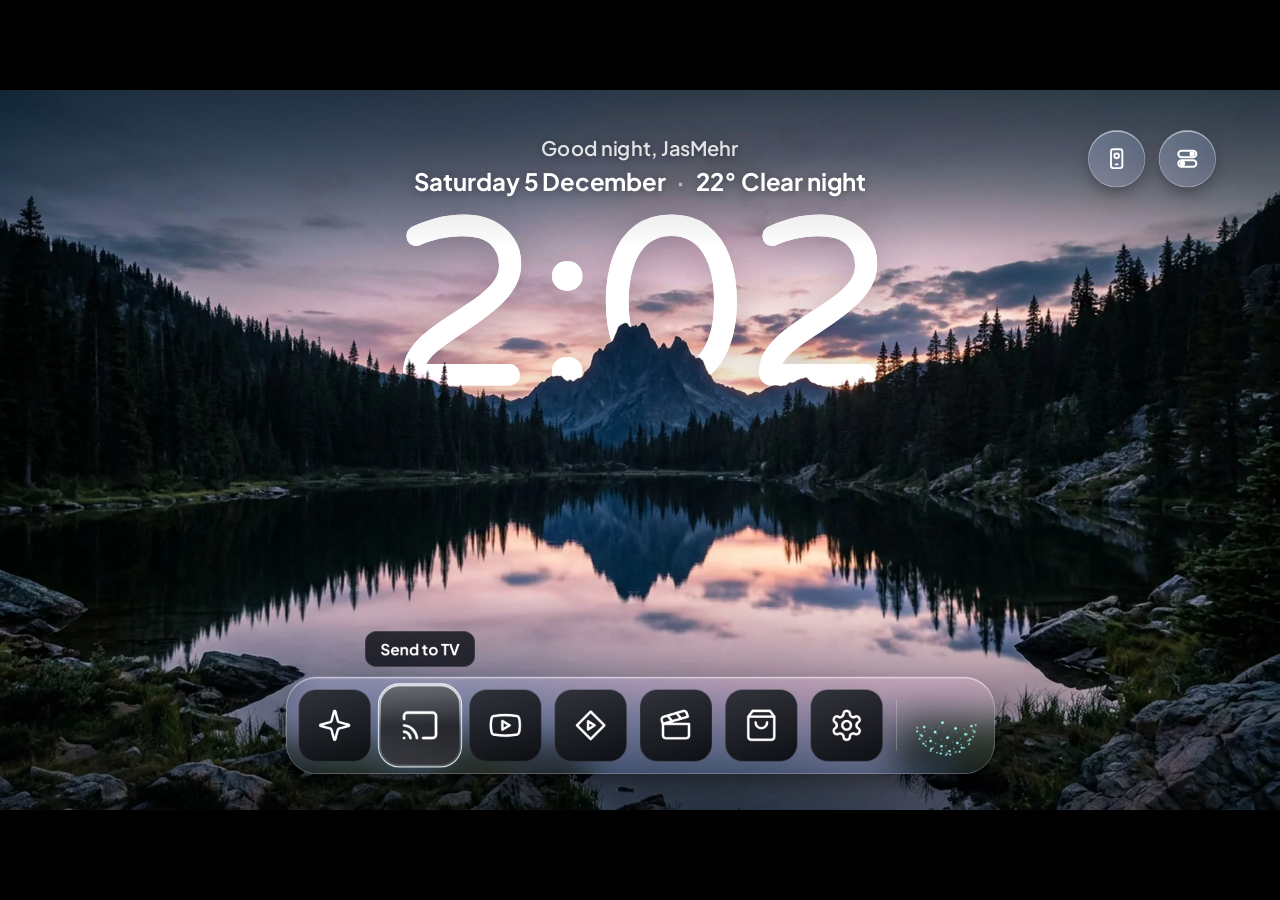
<file: assets/ui/index.html>
<!doctype html>
<html lang="en">
<head>
<meta charset="utf-8">
<meta name="viewport" content="width=device-width, initial-scale=1">
<title>Glass Home</title>
<link rel="preconnect" href="https://fonts.googleapis.com">
<link rel="stylesheet" href="https://fonts.googleapis.com/css2?family=Big+Shoulders+Display:wght@700;800;900&family=Inter:wght@400;500;600;700&family=JetBrains+Mono:wght@400;700&family=Outfit:wght@300;400;500;600;700&family=Plus+Jakarta+Sans:wght@400;500;600;700;800&family=Varela+Round&display=swap">
<link rel="stylesheet" href="style.css">
</head>
<body>
<div id="stage">

<!-- Home -->
<section id="home" class="screen">
  <img class="bg bgimg" id="homeBg" src="img/scene-night.jpg" alt="">
  <div class="gclock rise" id="homeClock">12:00</div>
  <img class="bg fgimg" id="homeFg" src="img/scene-night-fg.webp" alt="">
  <div class="shade"></div>
  <div class="hello rise">
    <div class="g" id="homeGreet">Good evening, JasMehr</div>
    <div class="d"><span id="homeDate"></span><span class="dot-sep" id="homeWxSep">·</span><span id="homeWx"></span></div>
  </div>
  <button class="cc-btn frost rise phone" id="phoneBtn" aria-label="Phone remote"><svg aria-hidden="true" width="34" height="34" viewBox="0 0 24 24" fill="none" stroke="#fff" stroke-width="2" stroke-linecap="round" stroke-linejoin="round"><rect x="6" y="2" width="12" height="20" rx="2.5"/><path d="M11 18h2"/><circle cx="12" cy="9" r="2.5"/></svg></button>
  <button class="cc-btn frost rise" id="ccBtn" aria-label="Command Center"><svg aria-hidden="true" width="36" height="36" viewBox="0 0 24 24" fill="none" stroke="#fff" stroke-width="2"><rect x="3" y="4" width="18" height="6.5" rx="3.25"/><rect x="3" y="13.5" width="18" height="6.5" rx="3.25"/><circle cx="16.8" cy="7.25" r="1.6" fill="#fff"/><circle cx="7.2" cy="16.75" r="1.6" fill="#fff"/></svg></button>
  <div class="dockwrap rise">
    <div class="dock frost" id="dock">
      <div class="tip" id="dockTip"><span></span></div>
      <div class="clip"><div class="track" id="dockTrack"></div></div>
      <canvas class="lens" id="lens"></canvas>
    </div>
  </div>
</section>

<!-- Screensaver -->
<section id="ambient" class="screen">
  <img class="bg" id="ambBg" src="img/f1-suzuka.jpg" alt="" style="object-position:50% 40%">
  <div class="shade"></div>
  <div class="gclock rise" id="ambClock">12<span class="c">:</span>00</div>
  <div class="date rise" id="ambDate"></div>
  <div class="race rise" id="ambRace"><div class="n" id="raceName">FORMULA 1</div><div class="t" id="raceCount">--</div><div class="s" id="raceSessions"></div></div>
  <div class="chips rise" id="chips"></div>
  <div class="jarvis-spot rise" id="ambJarvis"><div class="orbbox"><canvas id="ambOrb"></canvas></div><div class="lbl">JARVIS</div></div>
  <div class="hint" id="ambHint">LEFT AND RIGHT TO MOVE · OK TO OPEN</div>
  <div class="credit" id="ambCredit" style="right:22px;top:14px">PHOTO: TAKAYUKI SUZUKI, CC BY-SA 2.0</div>
</section>

<!-- Expanded view of one screensaver button -->
<section id="expanded" class="screen">
  <div class="veil"></div>
  <div class="panel glass" id="expPanel"></div>
</section>

<!-- Jarvis -->
<section id="jarvis" class="screen">
  <img class="bg f1glass" src="img/f1-suzuka-glass.jpg" alt="">
  <div class="dim"></div>
  <div class="orbbig"><canvas id="bigOrb"></canvas></div>
  <div class="state" id="jState">LISTENING</div>
  <div class="words" id="jWords"></div>
  <div class="link" id="jLink"><img class="qr" id="jQr" alt=""><div id="jLinkText">Remote and Jarvis on your phone: scan, or open<br><b id="jUrl"></b> · PIN <b id="jPin"></b></div></div>
</section>

<!-- Command Center -->
<section id="command" class="screen">
  <img class="bg homeglass" src="img/scene-night-glass.jpg" alt="">
  <div class="dim"></div>
  <div class="grid" id="ccGrid"></div>
  <div class="sq" id="ccSq"></div>
  <div class="toast" id="ccToast"></div>
</section>

<!-- For You -->
<section id="foryou" class="screen">
  <img class="bg homeglass" src="img/scene-night-glass.jpg" alt="">
  <canvas class="art" id="fyArt" width="480" height="270"></canvas>
  <div class="glow"></div>
  <div class="tint"></div>
  <div class="word rise">FOR YOU<i>.</i></div>
  <div class="cats rise" id="fyCats"><i class="blob" id="fyBlob"></i><b data-c="continue">CONTINUE</b><b data-c="anilist">ANILIST</b><b data-c="anime">ANIME</b><b data-c="shows">SHOWS</b><b data-c="movies">MOVIES</b></div>
  <div class="tools rise"><button class="want" id="fyWant"><i></i>TONIGHT I WANT…</button></div>
  <div class="wheel" id="fyWheel"><svg aria-hidden="true" width="140" height="560" viewBox="0 0 140 560"><path d="M10 0 A 470 470 0 0 1 10 560" fill="none" stroke="rgba(255,90,54,.7)" stroke-width="2.5"/></svg></div>
  <div class="hero rise" id="fyHero">
    <div class="k" id="fyKind">SERIES <span>· STREMIO</span></div>
    <h1 id="fyTitle"></h1>
    <div class="m" id="fyMeta"></div>
    <button class="play" id="fyPlay"><svg aria-hidden="true" width="17" height="17" viewBox="0 0 24 24" fill="#fff"><polygon points="5 3 20 12 5 21 5 3"/></svg>Open in Stremio</button>
  </div>
  <img class="poster" id="fyPoster" alt="">
  <div class="msg" id="fyMsg"></div>
  <div class="rowclip"><div class="row" id="fyRow"></div></div>
</section>

<!-- Home settings -->
<section id="settings" class="screen">
  <img class="bg homeglass" src="img/scene-night-glass.jpg" alt="">
  <div class="dim"></div>
  <div class="nav"><h2>Home settings</h2><div class="items" id="setNav"></div></div>
  <div class="pane" id="setPane"></div>
  <div class="foot">Up and down to browse, OK to change, Back to close</div>
</section>

</div>
<div class="gtoast" id="gToast"></div>
<script src="mock.js"></script>
<script src="orb.js"></script>
<script src="data.js"></script>
<script src="brain.js"></script>
<script src="vendor/firebase-app-compat.js"></script>
<script src="vendor/firebase-auth-compat.js"></script>
<script src="vendor/firebase-firestore-compat.js"></script>
<script src="relay.js"></script>
<script src="app.js"></script>
</body>
</html>
</file>
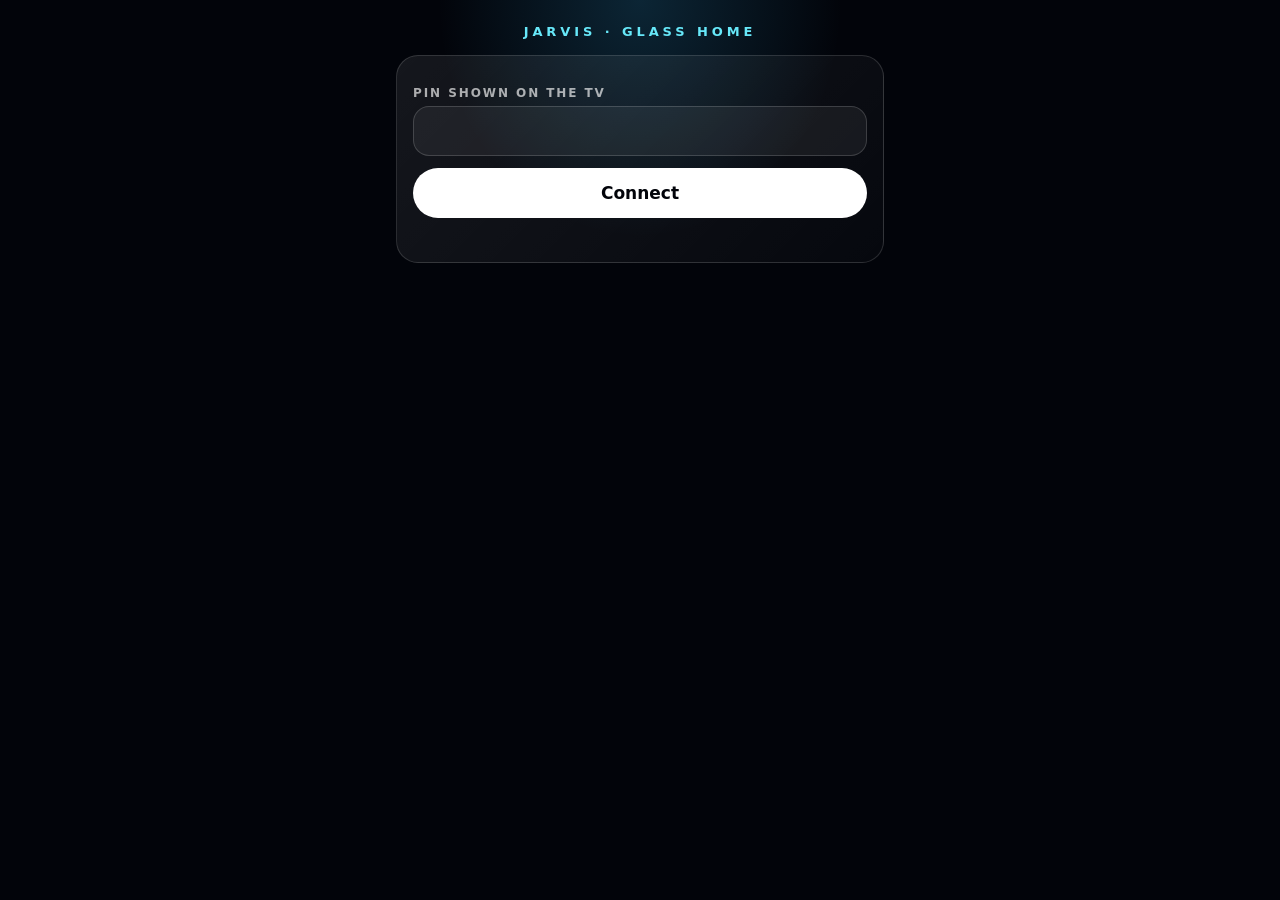
<file: assets/ui/phone.html>
<!doctype html>
<html lang="en">
<head>
<meta charset="utf-8">
<meta name="viewport" content="width=device-width, initial-scale=1, viewport-fit=cover">
<meta name="theme-color" content="#02040a">
<title>Jarvis</title>
<style>
:root { --cyan: #67e8f9; --muted: rgba(255,255,255,.65); }
* { box-sizing: border-box; }
html, body { margin: 0; min-height: 100%; background: #02040a; color: #fff; font-family: system-ui, -apple-system, 'Segoe UI', Roboto, sans-serif; }
body { background: radial-gradient(ellipse at 50% 0%, rgba(56,189,248,.18), transparent 55%), #02040a; padding: 18px 16px 28px; max-width: 520px; margin: 0 auto; }
h1 { font-size: 13px; letter-spacing: .3em; font-weight: 700; color: var(--cyan); margin: 6px 0 16px; text-align: center; }
.tabs { display: flex; gap: 6px; padding: 5px; border-radius: 999px; background: rgba(255,255,255,.05); border: 1px solid rgba(255,255,255,.12); margin-bottom: 18px; }
.tabs button { flex: 1; padding: 10px 0; border-radius: 999px; border: 0; background: none; color: var(--muted); font: 700 13px system-ui, sans-serif; letter-spacing: .08em; }
.tabs button.on { background: rgba(255,255,255,.15); color: #fff; }
.card { background: linear-gradient(135deg, rgba(255,255,255,.08), rgba(255,255,255,.02)); border: 1px solid rgba(255,255,255,.14); border-radius: 22px; padding: 16px; margin-bottom: 14px; }
textarea, input { width: 100%; font: 17px system-ui, sans-serif; color: #fff; background: rgba(255,255,255,.06); border: 1px solid rgba(255,255,255,.16); border-radius: 16px; padding: 14px; outline: none; }
textarea { min-height: 92px; resize: none; }
textarea:focus, input:focus { border-color: rgba(103,232,249,.6); }
.send { margin-top: 12px; width: 100%; padding: 15px; border: 0; border-radius: 999px; background: #fff; color: #02040a; font: 700 17px system-ui, sans-serif; }
.hint { font-size: 13px; color: var(--muted); margin-top: 10px; line-height: 1.5; }
.chips { display: flex; flex-wrap: wrap; gap: 8px; }
.chips button { padding: 9px 14px; border-radius: 999px; border: 1px solid rgba(255,255,255,.16); background: rgba(255,255,255,.05); color: #fff; font: 14px system-ui, sans-serif; }
.log { display: flex; flex-direction: column; gap: 8px; }
.msg { max-width: 88%; padding: 10px 13px; border-radius: 16px; font-size: 15px; line-height: 1.45; }
.you { align-self: flex-end; background: rgba(6,182,212,.18); border: 1px solid rgba(34,211,238,.35); }
.jarvis { align-self: flex-start; background: rgba(255,255,255,.06); border: 1px solid rgba(255,255,255,.12); }
label { display: block; font-size: 12px; letter-spacing: .16em; font-weight: 700; color: var(--muted); margin: 14px 0 6px; }
.ok { color: var(--cyan); font-size: 14px; margin-top: 10px; min-height: 18px; }
.hide { display: none; }
/* remote */
.pad { position: relative; width: 260px; height: 260px; margin: 6px auto 4px; border-radius: 50%; background: radial-gradient(circle, rgba(255,255,255,.1), rgba(255,255,255,.03)); border: 1px solid rgba(255,255,255,.16); touch-action: manipulation; }
.pad button, .row button { border: 0; color: #fff; background: none; font: 700 15px system-ui, sans-serif; -webkit-tap-highlight-color: transparent; }
.pad button { position: absolute; width: 86px; height: 86px; border-radius: 50%; font-size: 26px; }
.pad button:active, .row button:active { background: rgba(103,232,249,.25); }
.pad .u { left: 87px; top: 0; } .pad .d { left: 87px; bottom: 0; } .pad .l { left: 0; top: 87px; } .pad .r { right: 0; top: 87px; }
.pad .ok { left: 80px; top: 80px; width: 100px; height: 100px; background: rgba(255,255,255,.14); border: 1px solid rgba(255,255,255,.25); font-size: 17px; }
.row { display: flex; gap: 8px; margin-top: 12px; }
.row button { flex: 1; padding: 14px 0; border-radius: 16px; background: rgba(255,255,255,.07); border: 1px solid rgba(255,255,255,.14); }
.mic { display: block; margin: 0 auto 14px; width: 92px; height: 92px; border-radius: 50%; border: 1px solid rgba(103,232,249,.5); background: radial-gradient(circle, rgba(103,232,249,.25), rgba(103,232,249,.05)); color: #fff; font: 700 13px system-ui, sans-serif; letter-spacing: .1em; }
.mic.on { background: radial-gradient(circle, rgba(103,232,249,.85), rgba(56,189,248,.35)); color: #02040a; box-shadow: 0 0 0 10px rgba(103,232,249,.15); }
.apps { display: grid; grid-template-columns: repeat(3, 1fr); gap: 8px; }
.apps button { padding: 14px 6px; border-radius: 16px; border: 1px solid rgba(255,255,255,.14); background: rgba(255,255,255,.07); color: #fff; font: 600 14px system-ui, sans-serif; overflow: hidden; text-overflow: ellipsis; white-space: nowrap; }
.apps button:active { background: rgba(103,232,249,.25); }
.state { text-align: center; font-size: 13px; color: var(--muted); margin-top: 8px; min-height: 18px; }
/* remote: power alone at the top (red, like a TV remote), volume as its own bar at the bottom */
.rtop { display: flex; align-items: center; gap: 10px; margin: -2px 0 12px; }
.pwr { flex: none; width: 54px; height: 54px; border-radius: 50%; border: 0; display: grid; place-items: center; color: #fff;
  background: radial-gradient(circle at 35% 28%, #ff7a7a, #dc2626 68%); box-shadow: 0 6px 18px rgba(220,38,38,.45), inset 0 1px 0 rgba(255,255,255,.35); }
.pwr:active { transform: scale(.92); }
.rstat { flex: 1; text-align: center; font-size: 12.5px; color: var(--muted); line-height: 1.35; }
.ico { flex: none; width: 54px; height: 54px; border-radius: 50%; border: 1px solid rgba(255,255,255,.16); background: rgba(255,255,255,.07); color: #fff; display: grid; place-items: center; }
svg.i { width: 22px; height: 22px; fill: none; stroke: currentColor; stroke-width: 2; stroke-linecap: round; stroke-linejoin: round; }
svg.f { width: 20px; height: 20px; fill: currentColor; }
.pwr svg.i { width: 24px; height: 24px; stroke-width: 2.4; }
.pad button { display: grid; place-items: center; }
.pad button svg.i { width: 28px; height: 28px; }
.nav3, .media { display: grid; grid-template-columns: repeat(3, 1fr); gap: 10px; margin-top: 16px; }
.nav3 button, .media button { height: 60px; border-radius: 18px; border: 1px solid rgba(255,255,255,.13); background: rgba(255,255,255,.07); color: #fff;
  display: flex; flex-direction: column; align-items: center; justify-content: center; gap: 4px; font: 700 10.5px system-ui, sans-serif; letter-spacing: .12em; }
.nav3 button span { color: var(--muted); }
.media { margin-top: 10px; }
.media button { height: 50px; border-radius: 999px; }
.media .pp { background: rgba(255,255,255,.16); }
.vol { display: flex; align-items: center; margin-top: 18px; height: 60px; border-radius: 999px; border: 1px solid rgba(255,255,255,.16); background: rgba(255,255,255,.06); overflow: hidden; }
.vol button { flex: 1; height: 100%; border: 0; background: none; color: #fff; font: 300 32px system-ui, sans-serif; }
.vol span { font: 700 11px system-ui, sans-serif; letter-spacing: .22em; color: var(--muted); padding: 0 10px; }
.vol b { width: 1px; height: 28px; background: rgba(255,255,255,.14); }
.nav3 button:active, .media button:active, .vol button:active, .ico:active { background: rgba(103,232,249,.28); }
</style>
</head>
<body>
<h1>JARVIS · GLASS HOME</h1>

<div id="gate" class="card hide">
  <label for="pin">PIN SHOWN ON THE TV</label>
  <input id="pin" inputmode="numeric" maxlength="4" autocomplete="off">
  <button class="send" id="pinGo">Connect</button>
  <div class="ok" id="pinMsg"></div>
</div>

<div id="app" class="hide">
  <div class="tabs"><button class="on" data-t="remote">REMOTE</button><button data-t="talk">JARVIS</button><button data-t="set">ACCOUNTS</button></div>

  <div id="remote">
    <div class="card">
      <div class="rtop">
        <button class="pwr" data-k="power" aria-label="TV on or off"><svg class="i" viewBox="0 0 24 24" aria-hidden="true"><path d="M12 3v8"/><path d="M6.3 6.6a8 8 0 1 0 11.4 0"/></svg></button>
        <span class="rstat" id="tvstate"></span>
        <button class="ico" data-k="mute" aria-label="Mute"><svg class="i" viewBox="0 0 24 24" aria-hidden="true"><path d="M4 9h4l5-4v14l-5-4H4z"/><path d="M17 9.5l4 5M21 9.5l-4 5"/></svg></button>
      </div>
      <button class="mic" id="mic2">TALK</button>
      <div class="pad">
        <button class="u" data-k="up" aria-label="Up"><svg class="i" viewBox="0 0 24 24" aria-hidden="true"><path d="M6 15l6-6 6 6"/></svg></button>
        <button class="l" data-k="left" aria-label="Left"><svg class="i" viewBox="0 0 24 24" aria-hidden="true"><path d="M15 6l-6 6 6 6"/></svg></button>
        <button class="ok" data-k="ok">OK</button>
        <button class="r" data-k="right" aria-label="Right"><svg class="i" viewBox="0 0 24 24" aria-hidden="true"><path d="M9 6l6 6-6 6"/></svg></button>
        <button class="d" data-k="down" aria-label="Down"><svg class="i" viewBox="0 0 24 24" aria-hidden="true"><path d="M6 9l6 6 6-6"/></svg></button>
      </div>
      <div class="nav3"><button data-k="back"><svg class="i" viewBox="0 0 24 24" aria-hidden="true"><path d="M9 14L4 9l5-5"/><path d="M4 9h11a5 5 0 0 1 0 10h-3"/></svg><span>BACK</span></button><button data-k="home"><svg class="i" viewBox="0 0 24 24" aria-hidden="true"><path d="M3 11l9-7 9 7"/><path d="M5.5 9.5V20h13V9.5"/></svg><span>HOME</span></button><button data-k="menu"><svg class="i" viewBox="0 0 24 24" aria-hidden="true"><path d="M4 7h16M4 12h16M4 17h16"/></svg><span>MENU</span></button></div>
      <div class="media"><button data-k="rew" aria-label="Rewind"><svg class="f" viewBox="0 0 24 24" aria-hidden="true"><path d="M11 6v12L3 12zM21 6v12l-8-6z"/></svg></button><button class="pp" data-k="play" aria-label="Play or pause"><svg class="f" viewBox="0 0 24 24" aria-hidden="true"><path d="M3 5v14l9-7z"/><path d="M15 5h2.5v14H15zM19.5 5H22v14h-2.5z"/></svg></button><button data-k="ffwd" aria-label="Fast forward"><svg class="f" viewBox="0 0 24 24" aria-hidden="true"><path d="M3 6v12l8-6zM13 6v12l8-6z"/></svg></button></div>
      <div class="vol"><button data-k="voldown" aria-label="Volume down">&minus;</button><b></b><span>VOLUME</span><b></b><button data-k="volup" aria-label="Volume up">+</button></div>
      <div class="state" id="rstate"></div>
    </div>
    <div class="card">
      <label>APPS</label>
      <div class="apps" id="appGrid"></div>
    </div>
    <div class="card" id="apkCard">
      <label>INSTALL AN APK ON THE TV</label>
      <input type="file" id="apkFile" accept=".apk,application/vnd.android.package-archive">
      <button class="send" id="apkGo">Send and install</button>
      <div class="ok" id="apkMsg"></div>
      <div class="hint">The TV shows Android's "Install?" screen: confirm it with the remote or the arrows here.</div>
    </div>
    <div class="card">
      <input id="typeText" autocomplete="off" placeholder="Type into the search box on the TV">
      <div class="row"><button id="typeGo">Type on TV</button><button data-k="del">Delete</button></div>
    </div>
  </div>

  <div id="talk" class="hide">
    <div class="card">
      <button class="mic" id="mic1">TALK</button>
      <textarea id="text" placeholder="Tap TALK and speak, or type here"></textarea>
      <button class="send" id="sendBtn">Send to Jarvis</button>
      <div class="hint">Your keyboard's mic turns speech into text. Pause, play, next and previous work even while a video is playing.</div>
    </div>
    <div class="card chips" id="quick">
      <button>Pause</button><button>Play</button><button>Open Stremio</button><button>What's the weather</button>
      <button>When is the next race</button><button>Next episode</button><button>Sleep in 30 minutes</button><button>Go home</button>
    </div>
    <div class="card log" id="log"></div>
  </div>

  <div id="set" class="hide">
    <div class="card">
      <label for="anilist">ANILIST USER NAME</label>
      <input id="anilist" autocomplete="off" placeholder="For your next episodes">
      <label for="ascendUrl">ASCEND ADDRESS</label>
      <input id="ascendUrl" autocomplete="off" placeholder="https://...">
      <label for="ascendKey">ASCEND TV KEY</label>
      <input id="ascendKey" type="password" autocomplete="off" placeholder="Leave empty to keep the saved one">
      <button class="send" id="saveBtn">Save</button>
      <div class="ok" id="saveMsg"></div>
      <div class="hint">These stay on the TV. The key is never shown again after saving.</div>
    </div>
  </div>
</div>

<script>
(function () {
  'use strict';
  var $ = function (id) { return document.getElementById(id); };
  var pin = '';
  try { pin = localStorage.getItem('gh.pin') || ''; } catch (e) { pin = ''; }
  if (/apk=1/.test(location.hash)) setTimeout(function () { var c = document.getElementById('apkCard'); if (c) c.scrollIntoView(); }, 600);
  var m = location.hash.match(/pin=(\d{4})/);
  if (m) { pin = m[1]; try { localStorage.setItem('gh.pin', pin); } catch (e) { /* private mode */ } history.replaceState(null, '', location.pathname); }

  function post(path, data) {
    var body = Object.keys(data).map(function (k) { return encodeURIComponent(k) + '=' + encodeURIComponent(data[k]); }).join('&');
    return fetch(path, { method: 'POST', headers: { 'Content-Type': 'application/x-www-form-urlencoded' }, body: body + '&pin=' + encodeURIComponent(pin) })
      .then(function (r) { if (r.status === 403) throw new Error('pin'); return r.json(); });
  }
  function get(path) {
    return fetch(path + '?pin=' + encodeURIComponent(pin), { cache: 'no-store' }).then(function (r) { if (r.status === 403) throw new Error('pin'); return r.json(); });
  }
  function needPin(msg) { $('app').classList.add('hide'); $('gate').classList.remove('hide'); $('pinMsg').textContent = msg || ''; }
  function ready() { $('gate').classList.add('hide'); $('app').classList.remove('hide'); poll(); loadSettings(); remoteState(); loadApps(); }

  $('pinGo').onclick = function () {
    pin = $('pin').value.trim();
    get('/api/log').then(function () { try { localStorage.setItem('gh.pin', pin); } catch (e) { /* ok */ } ready(); })
      .catch(function () { $('pinMsg').textContent = 'That PIN is not right. It is on the TV\'s Jarvis screen.'; });
  };

  function say(t) {
    t = String(t || '').trim();
    if (!t) return;
    post('/api/say', { text: t }).then(function () { $('text').value = ''; setTimeout(poll, 800); })
      .catch(function (e) { if (e.message === 'pin') needPin('Enter the PIN again.'); });
  }
  $('sendBtn').onclick = function () { say($('text').value); };
  $('text').addEventListener('keydown', function (e) { if (e.key === 'Enter' && !e.shiftKey) { e.preventDefault(); say($('text').value); } });
  Array.prototype.forEach.call($('quick').querySelectorAll('button'), function (b) { b.onclick = function () { say(b.textContent); }; });

  Array.prototype.forEach.call(document.querySelectorAll('.tabs button'), function (b) {
    b.onclick = function () {
      Array.prototype.forEach.call(document.querySelectorAll('.tabs button'), function (x) { x.classList.toggle('on', x === b); });
      $('talk').classList.toggle('hide', b.getAttribute('data-t') !== 'talk');
      $('remote').classList.toggle('hide', b.getAttribute('data-t') !== 'remote');
      $('set').classList.toggle('hide', b.getAttribute('data-t') !== 'set');
    };
  });

  // ---- talk: the phone's own speech recognition (needs the https address) ----
  var SR = window.SpeechRecognition || window.webkitSpeechRecognition;
  function listen(btn) {
    if (!SR || !window.isSecureContext) {
      showState('To talk, open https://' + location.hostname + ':8767 (scan the QR on the TV again).');
      $('text').placeholder = 'Talking needs the https address: scan the QR on the TV again';
      return;
    }
    var r = new SR(), heard = '';
    r.lang = 'en-IN'; r.interimResults = true; r.maxAlternatives = 1;
    r.onresult = function (e) { heard = Array.prototype.map.call(e.results, function (x) { return x[0].transcript; }).join(''); $('text').value = heard; };
    r.onerror = function () { btn.classList.remove('on'); };
    r.onend = function () { btn.classList.remove('on'); if (heard.trim()) say(heard); };
    btn.classList.add('on');
    if (navigator.vibrate) navigator.vibrate(20);
    r.start();
  }
  ['mic1', 'mic2'].forEach(function (id) { $(id).onclick = function () { listen($(id)); }; });

  // ---- remote ----
  var STATES = { ready: 'Remote ready', home: 'Make Glass Home the TV\'s Home screen first: the remote works through it.' };
  function showState(s) { $('rstate').textContent = STATES[s] || ('Remote problem: ' + s); }
  function key(k) {
    if (navigator.vibrate) navigator.vibrate(12);
    post('/api/key', { k: k }).then(function (r) {
      showState(r.state);
      if (/^(vol|mute|power)/.test(k)) setTimeout(function () { get('/api/tvstate').then(function (t) { $('tvstate').textContent = t.state || ''; }).catch(function () {}); }, 1500);
    })
      .catch(function (e) { if (e.message === 'pin') needPin('Enter the PIN again.'); else showState('the TV did not answer'); });
  }
  Array.prototype.forEach.call(document.querySelectorAll('#remote [data-k]'), function (b) {
    b.addEventListener('click', function () { key(b.getAttribute('data-k')); });
  });
  $('typeGo').onclick = function () {
    var t = $('typeText').value;
    if (!t) return;
    post('/api/type', { text: t }).then(function (r) { showState(r.state); if (r.ok) $('typeText').value = ''; })
      .catch(function () { showState('the TV did not answer'); });
  };
  function loadApps() {
    get('/api/apps').then(function (list) {
      var g = $('appGrid');
      g.textContent = '';
      (list || []).forEach(function (a) {
        var b = document.createElement('button');
        b.textContent = a.label;
        b.onclick = function () {
          if (navigator.vibrate) navigator.vibrate(15);
          post('/api/launch', { id: a.id }).then(function (r) { showState(r.ok ? 'Opening ' + a.label : 'Could not open ' + a.label); })
            .catch(function () { showState('Could not open ' + a.label); });
        };
        g.appendChild(b);
      });
    }).catch(function () { /* shown elsewhere */ });
  }
  // ---- APK install ----
  function apkStatus(tries) {
    get('/api/apk/status').then(function (s) {
      if (s && s.message) $('apkMsg').textContent = (s.name ? s.name + ': ' : '') + s.message;
      if (tries > 0 && (!s || s.state === 'waiting')) setTimeout(function () { apkStatus(tries - 1); }, 2000);
    }).catch(function () { /* shown elsewhere */ });
  }
  $('apkGo').onclick = function () {
    var f = $('apkFile').files[0];
    if (!f) { $('apkMsg').textContent = 'Pick an APK first.'; return; }
    var x = new XMLHttpRequest();
    x.open('POST', '/api/apk?pin=' + encodeURIComponent(pin) + '&name=' + encodeURIComponent(f.name));
    x.upload.onprogress = function (e) { if (e.lengthComputable) $('apkMsg').textContent = 'Sending ' + Math.round(e.loaded * 100 / e.total) + '%'; };
    x.onload = function () {
      var r = {}; try { r = JSON.parse(x.responseText); } catch (e) { r = {}; }
      $('apkMsg').textContent = r.ok ? 'Sent. Confirm the install on the TV.' : 'Not installed: ' + (r.error || x.status);
      if (r.ok) apkStatus(60);
    };
    x.onerror = function () { $('apkMsg').textContent = 'The upload failed. Is the phone on the same Wi-Fi as the TV?'; };
    x.send(f);
  };

  function remoteState() { get('/api/remote').then(function (r) { showState(r.state); }).catch(function () { /* shown elsewhere */ }); }

  function poll() {
    get('/api/log').then(function (list) {
      var log = $('log');
      log.textContent = '';
      (list || []).slice(-12).forEach(function (l) {
        var d = document.createElement('div');
        d.className = 'msg ' + (l.who === 'you' ? 'you' : 'jarvis');
        d.textContent = l.text;
        log.appendChild(d);
      });
      if (!list || !list.length) { var e = document.createElement('div'); e.className = 'hint'; e.textContent = 'Nothing yet. Say something to Jarvis.'; log.appendChild(e); }
    }).catch(function (e) { if (e.message === 'pin') needPin(); });
  }
  setInterval(function () { if (!$('app').classList.contains('hide')) poll(); }, 3000);

  function loadSettings() {
    get('/api/settings').then(function (s) {
      $('anilist').value = s['anilist.user'] || '';
      $('ascendUrl').value = s['ascend.url'] || '';
      $('ascendKey').placeholder = s['ascend.key'] ? 'Saved. Type to replace it.' : 'Not set';
    }).catch(function () { /* shown by poll */ });
  }
  $('saveBtn').onclick = function () {
    var jobs = [post('/api/setting', { key: 'anilist.user', value: $('anilist').value.trim() }),
      post('/api/setting', { key: 'ascend.url', value: $('ascendUrl').value.trim() })];
    if ($('ascendKey').value) jobs.push(post('/api/setting', { key: 'ascend.key', value: $('ascendKey').value.trim() }));
    Promise.all(jobs).then(function (r) {
      var bad = r.filter(function (x) { return !x.ok; }).length;
      $('saveMsg').textContent = bad ? 'Something was not saved: check the address starts with https://' : 'Saved. The TV picks it up within a minute.';
      $('ascendKey').value = '';
      loadSettings();
    }).catch(function () { $('saveMsg').textContent = 'Could not reach the TV.'; });
  };

  if (pin) get('/api/log').then(ready).catch(function () { needPin(); }); else needPin();
})();
</script>
</body>
</html>
</file>
<file: assets/ui/style.css>
/* Glass Home. 1920x1080 design space, scaled to the screen by app.js. */
:root {
  /* the current Home scene and screensaver photo (app.js applyScenes switches these) */
  --home-glass: url(img/scene-night-glass.jpg); --home-frost: url(img/scene-night-frost.jpg);
  --f1-glass: url(img/f1-suzuka-glass.jpg); --f1-frost: url(img/f1-suzuka-frost.jpg);
  --text: #fff;
  --muted: rgba(255,255,255,.72);
  --faint: rgba(255,255,255,.45);
  --cyan: #67e8f9;
  --teal: #5eead4;
  --amber: #fbbf24;
  --red: #ff5a36;
  --ease-spring: cubic-bezier(.34,1.45,.5,1);
  --ease-out: cubic-bezier(.2,.8,.2,1);
}
* { box-sizing: border-box; }
html, body { margin: 0; height: 100%; background: #000; overflow: hidden; cursor: none; }
body { font-family: 'Plus Jakarta Sans', system-ui, sans-serif; color: var(--text); -webkit-font-smoothing: antialiased; }
#stage { position: absolute; left: 0; top: 0; width: 1920px; height: 1080px; overflow: hidden; transform-origin: 0 0; background: #02040a; }
button { font: inherit; color: inherit; background: none; border: 0; padding: 0; outline: none; }
.screen { position: absolute; inset: 0; opacity: 0; visibility: hidden; transition: opacity .22s ease, visibility 0s linear .22s; }
.screen.on { opacity: 1; visibility: visible; transition: opacity .22s ease, visibility 0s; }
/* Hidden screens keep still: an endless animation anywhere makes the TV redraw (and blur) every frame. */
.screen:not(.on) * { animation-play-state: paused !important; }
/* A screen under a full-screen overlay (all overlays are opaque) stops drawing once the overlay has
   faded in; app.js also stops its orb. Entry animations end without "both" so finished ones do not
   keep elements on separate GPU layers. */
.screen.on.covered { visibility: hidden; transition: opacity .22s ease, visibility 0s linear .26s; }
.screen.covered * { animation-play-state: paused !important; }
.mono { font-family: 'JetBrains Mono', monospace; font-weight: 700; letter-spacing: .24em; }
.eyebrow { font-family: 'JetBrains Mono', monospace; font-weight: 700; font-size: 13px; letter-spacing: .24em; color: var(--cyan); }
.bg { position: absolute; inset: 0; width: 1920px; height: 1080px; object-fit: cover; }
.glass {
  background: linear-gradient(135deg, rgba(255,255,255,.14), rgba(255,255,255,.04));
  border: 1px solid rgba(255,255,255,.24);
  box-shadow: inset 0 1.5px 0 rgba(255,255,255,.42), inset 0 -1px 0 rgba(0,0,0,.12), 0 22px 46px -14px rgba(0,0,0,.6);
}
/* Baked glass. A live backdrop-filter blur made every frame on the TV take 30-50 ms, so glass panels
   instead show a pre-blurred copy of the wallpaper (img/*-frost.jpg, made by tools/make-frost.py),
   lined up with the photo behind them: app.js sets --gx/--gy to the panel's place on the stage.
   Elements set only background-image (tint gradient first, then the frost copy). */
.frost {
  background-repeat: no-repeat; background-origin: border-box;
  background-size: 100% 100%, 1920px 1080px;
  background-position: 0 0, calc(var(--gx, 0) * -1px) calc(var(--gy, 0) * -1px);
}
@keyframes rise { from { opacity: 0; transform: translateY(20px); } to { opacity: 1; transform: none; } }
@keyframes riseScale { from { opacity: 0; transform: translateY(24px) scale(.97); } to { opacity: 1; transform: none; } }
.on .rise { animation: rise .38s var(--ease-out) backwards; }

/* Every canvas (the orbs, the For You backdrop) gets its own GPU layer, so redrawing one does not
   repaint what is around it (the dock orb was too small to get a layer on its own). */
canvas { will-change: transform; }
/* The dock, its tiles and the app label also live on their own layers: otherwise each focus change
   redrew that part of the page, and the TV's small image cache re-decoded the full-screen wallpaper
   every time (up to 150 ms), which made the drop jitter. */
.dock, .tile, .tip { will-change: transform; }

/* ---------- Home ---------- */
/* Big glass clocks. The box is only as big as the digits: a full-screen box made the TV re-run the
   shadow filter on every small change anywhere on screen. The glass photo is shifted by the box's
   offset so it still lines up with the wallpaper. */
.gclock {
  position: absolute; left: 0; top: 150px; width: 1920px; height: 360px; text-align: center;
  font-family: 'Varela Round', sans-serif; font-size: 360px; line-height: 1; letter-spacing: -4px;
  -webkit-text-stroke: 1.5px rgba(255,255,255,.55);
  background-size: 1920px 1080px, 1920px 1080px; background-position: 0 -150px, 0 -150px;
  -webkit-background-clip: text; background-clip: text; color: transparent;
  filter: brightness(1.5) saturate(1.2) drop-shadow(0 10px 30px rgba(20,10,40,.25));
}
#home .gclock { background-image: linear-gradient(180deg, rgba(255,255,255,.42), rgba(235,228,255,.18)), var(--home-glass); }
#home .shade { position: absolute; inset: 0; background: linear-gradient(180deg, rgba(2,4,10,.32) 0%, rgba(2,4,10,0) 22%, rgba(2,4,10,0) 70%, rgba(2,4,10,.38) 100%); }
#home .hello { position: absolute; left: 0; right: 0; top: 68px; display: flex; flex-direction: column; align-items: center; gap: 8px; text-shadow: 0 2px 14px rgba(0,0,0,.35); }
#home .hello .g { font-weight: 600; font-size: 30px; color: rgba(255,255,255,.85); }
#home .hello .d { font-weight: 700; font-size: 36px; display: flex; gap: 16px; align-items: center; }
.dot-sep { color: rgba(255,255,255,.55); }
.cc-btn {
  position: absolute; right: 96px; top: 60px; width: 86px; height: 86px; border-radius: 50%; display: flex; align-items: center; justify-content: center;
  background-image: linear-gradient(135deg, rgba(255,255,255,.22), rgba(255,255,255,.08)), var(--home-frost);
  border: 1px solid rgba(255,255,255,.35); box-shadow: inset 0 1.5px 0 rgba(255,255,255,.6), 0 12px 30px -8px rgba(0,0,0,.5);
  transition: transform .25s var(--ease-spring), background .2s, box-shadow .2s;
}
.cc-btn.phone { right: 202px; }
.cc-btn.focus { transform: scale(1.12); background: rgba(255,255,255,.92); box-shadow: 0 0 0 5px rgba(255,255,255,.2), 0 16px 36px rgba(0,0,0,.45); }
.cc-btn.focus svg { stroke: #111; }
.cc-btn.focus svg circle { fill: #111; }
.dockwrap { position: absolute; left: 0; right: 0; bottom: 54px; display: flex; justify-content: center; }
.dock {
  position: relative; display: flex; align-items: center; gap: 20px; padding: 18px; border-radius: 46px; max-width: 1700px;
  background-image: linear-gradient(180deg, rgba(255,255,255,.20), rgba(255,255,255,.08)), var(--home-frost);
  border: 1px solid rgba(255,255,255,.32); box-shadow: inset 0 1.5px 0 rgba(255,255,255,.55), inset 0 -1px 0 rgba(0,0,0,.12), 0 24px 50px -14px rgba(0,0,0,.65);
}
.dock .track { display: flex; align-items: center; gap: 20px; transition: transform .3s var(--ease-out); }
.dock .clip { overflow: hidden; border-radius: 30px; margin: -12px; padding: 12px; }
.tile { position: relative; width: 108px; height: 108px; flex: none; border-radius: 26px; overflow: hidden; transition: transform .26s var(--ease-spring); background: rgba(255,255,255,.08); }
.tile img { width: 108px; height: 108px; display: block; object-fit: cover; }
.tile.builtin { display: flex; align-items: center; justify-content: center; }
.tile.focus { transform: scale(1.1); }
.tile.orbtile { background: none; overflow: visible; }
.tile.orbtile canvas { width: 108px; height: 108px; }
.dock .sep { width: 1px; height: 76px; flex: none; background: rgba(255,255,255,.3); }
/* The liquid glass drop over the focused app: a canvas the size of the dock, drawn by app.js
   (drawLens). The focused icon gets the colour lift the old live backdrop filter used to give. */
.lens { position: absolute; left: 0; top: 0; pointer-events: none; opacity: 0; transition: opacity .25s; }
.lens.show { opacity: 1; }
.tile.focus img { filter: saturate(1.3) brightness(1.08); }
/* Nothing-style app icons (Home settings > Appearance > App icons): a white line glyph, or the
   app's first letter as a dot-matrix, on a dark glass tile. */
.tile.glyph { display: flex; align-items: center; justify-content: center; background: linear-gradient(160deg, rgba(44,46,54,.94), rgba(12,13,17,.96)); box-shadow: inset 0 1px 0 rgba(255,255,255,.18), inset 0 0 0 1px rgba(255,255,255,.07); }
.tile.glyph svg { width: 52px; height: 52px; }
.tile.glyph svg.dots { width: 36px; height: 50px; }
.tip { position: absolute; bottom: calc(100% + 16px); transform: translateX(-50%); white-space: nowrap; pointer-events: none; left: 0; transition: transform .2s var(--ease-out), opacity .15s; }
.tip span { display: block; padding: 11px 22px; border-radius: 16px; background: rgba(14,16,24,.82); border: 1px solid rgba(255,255,255,.14); font-weight: 700; font-size: 23px; }
.credit { position: absolute; font-family: 'JetBrains Mono', monospace; font-size: 11px; letter-spacing: .12em; color: rgba(255,255,255,.4); }

/* ---------- Screensaver ---------- */
#ambient .gclock { left: 96px; top: 46px; width: auto; height: 200px; background-position: -96px -46px, -96px -46px; text-align: left; font-size: 200px; letter-spacing: -3px; -webkit-text-stroke: 1.5px rgba(255,255,255,.6); filter: drop-shadow(0 10px 28px rgba(0,0,0,.35));
  background-image: linear-gradient(180deg, rgba(255,255,255,.38), rgba(255,236,220,.12)), var(--f1-glass); }
/* Colon blink: a class tick() flips each second. A CSS animation here kept the clock (and its
   shadow filter) on a separate layer that the TV re-blurred every frame. */
#ambient .gclock .c.dim { opacity: .25; }
#ambient .shade { position: absolute; inset: 0; background: linear-gradient(180deg, rgba(2,4,10,.5) 0%, rgba(2,4,10,0) 30%, rgba(2,4,10,0) 55%, rgba(2,4,10,.66) 100%); }
#ambient .date { position: absolute; left: 104px; top: 262px; font-weight: 700; font-size: 28px; display: flex; gap: 14px; text-shadow: 0 2px 12px rgba(0,0,0,.45); }
#ambient .race { position: absolute; right: 96px; top: 70px; text-align: right; text-shadow: 0 4px 18px rgba(0,0,0,.5); }
#ambient .race .n { font-family: 'JetBrains Mono', monospace; font-weight: 700; font-size: 13px; letter-spacing: .26em; color: rgba(255,255,255,.75); }
#ambient .race .t { font-family: 'Outfit', sans-serif; font-weight: 300; font-size: 58px; line-height: 1; margin-top: 8px; font-variant-numeric: tabular-nums; }
#ambient .race .s { font-size: 16px; font-weight: 600; color: rgba(255,255,255,.75); margin-top: 10px; }
.chips { position: absolute; left: 96px; bottom: 64px; display: flex; gap: 18px; align-items: flex-end; }
.chip {
  width: 120px; height: 120px; flex: none; position: relative; overflow: hidden; border-radius: 38px;
  background-image: linear-gradient(135deg, rgba(255,255,255,.14), rgba(255,255,255,.04)), var(--f1-frost);
  border: 1px solid rgba(255,255,255,.24); box-shadow: inset 0 1px 0 rgba(255,255,255,.4);
  transition: width .3s var(--ease-spring), height .3s var(--ease-spring), border-radius .28s ease, box-shadow .2s ease;
}
.chip.open { width: 500px; height: 210px; border-radius: 40px; box-shadow: inset 0 1px 0 rgba(255,255,255,.4), 0 0 0 3px rgba(255,255,255,.5), 0 22px 46px -12px rgba(0,0,0,.6); }
.chip .mini { position: absolute; left: 0; bottom: 0; width: 120px; height: 120px; display: flex; flex-direction: column; align-items: center; justify-content: center; gap: 8px; transition: opacity .2s ease; }
.chip .mini b { font-family: 'Outfit', sans-serif; font-weight: 400; font-size: 19px; }
.chip .body { position: absolute; left: 28px; top: 24px; width: 430px; opacity: 0; filter: blur(10px); transform: translateY(14px);
  transition: opacity .2s .06s ease, filter .2s .06s ease, transform .28s .04s var(--ease-out); }
.chip.open .mini { opacity: 0; }
.chip.open .body { opacity: 1; filter: none; transform: none; }
.chip .row { display: flex; justify-content: space-between; gap: 16px; margin-top: 12px; font-weight: 700; font-size: 22px; white-space: nowrap; }
.chip .row span:first-child { overflow: hidden; text-overflow: ellipsis; }
.chip .row .v { font-family: 'Outfit', sans-serif; font-weight: 400; font-variant-numeric: tabular-nums; flex: none; }
.chip .big { font-family: 'Outfit', sans-serif; font-weight: 300; font-size: 64px; line-height: 1; }
.chip .note { font-size: 18px; color: var(--muted); margin-top: 8px; white-space: normal; }
.bar { height: 5px; border-radius: 3px; background: rgba(255,255,255,.2); margin-top: 18px; overflow: hidden; }
.bar i { display: block; height: 5px; border-radius: 3px; background: #fff; }
.jarvis-spot { position: absolute; right: 96px; bottom: 54px; width: 200px; height: 230px; }
.jarvis-spot .orbbox { position: absolute; left: 0; top: 0; width: 200px; height: 200px; transition: transform .26s cubic-bezier(.3,1.3,.4,1); }
.jarvis-spot.focus .orbbox { transform: scale(1.14); }
.jarvis-spot canvas { width: 200px; height: 200px; }
.jarvis-spot .lbl { position: absolute; left: 0; right: 0; bottom: 0; text-align: center; font-family: 'JetBrains Mono', monospace; font-weight: 700; font-size: 14px; letter-spacing: .32em; color: var(--teal); transition: color .2s, text-shadow .2s; }
.jarvis-spot.focus .lbl { color: #7dd3fc; text-shadow: 0 0 16px rgba(56,189,248,.9); }
.hint { position: absolute; left: 0; right: 0; bottom: 20px; text-align: center; font-family: 'JetBrains Mono', monospace; font-weight: 700; font-size: 12px; letter-spacing: .26em; color: rgba(255,255,255,.42); }

/* ---------- Expanded view ---------- */
/* Baked glass again (see .frost): the blurred screen underneath, from data-over set by go(). */
#expanded .veil { position: absolute; inset: 0; background: linear-gradient(rgba(2,4,10,.45), rgba(2,4,10,.45)), var(--f1-frost) 0 0 / 1920px 1080px no-repeat; }
#expanded[data-over="settings"] .veil { background-image: linear-gradient(rgba(2,4,10,.6), rgba(2,4,10,.6)), var(--home-glass); }
#expanded .panel { position: absolute; left: 50%; top: 50%; width: 760px; min-height: 420px; padding: 36px 40px; border-radius: 44px; transform: translate(-50%,-50%); }
#expanded.on .panel { animation: grow .3s var(--ease-spring) backwards; }
@keyframes grow { from { opacity: 0; transform: translate(-50%,-44%) scale(.86); } to { opacity: 1; transform: translate(-50%,-50%); } }
#expanded .top { display: flex; justify-content: space-between; align-items: center; }
#expanded .src { font-size: 15px; color: rgba(255,255,255,.55); }
#expanded .list .it { display: flex; justify-content: space-between; align-items: center; gap: 18px; padding: 12px 16px; font-weight: 700; font-size: 23px; }
#expanded .list .it.hot { margin-top: 18px; border-radius: 20px; background: rgba(245,158,11,.18); border: 1px solid rgba(251,191,36,.4); }
#expanded .list .it .v { font-family: 'Outfit', sans-serif; font-weight: 400; font-variant-numeric: tabular-nums; flex: none; }
#expanded .list .it small { display: block; font-weight: 500; font-size: 16px; color: rgba(255,255,255,.65); margin-top: 3px; }
#expanded .cover { width: 50px; height: 70px; flex: none; border-radius: 9px; object-fit: cover; background: rgba(255,255,255,.1); }
#expanded .hours { display: grid; grid-template-columns: repeat(6, minmax(0,1fr)); gap: 6px; margin-top: 22px; text-align: center; font-family: 'Outfit', sans-serif; }
#expanded .hours div div:first-child { font-size: 15px; color: rgba(255,255,255,.6); }
#expanded .hours div div:last-child { font-size: 22px; margin-top: 4px; }
#expanded .days { display: flex; justify-content: space-between; margin-top: 22px; padding-top: 18px; border-top: 1px solid rgba(255,255,255,.14); font-size: 19px; }
#expanded .empty { font-size: 22px; line-height: 1.55; color: var(--muted); margin-top: 26px; }

/* ---------- Jarvis ---------- */
#jarvis .bg { filter: none; }
#jarvis .dim { position: absolute; inset: 0; background: radial-gradient(ellipse at 50% 42%, rgba(2,4,10,.4), rgba(2,4,10,.88) 70%); }
#jarvis .orbbig { position: absolute; left: 660px; top: 90px; width: 600px; height: 600px; }
/* the big orb grows out of the orb that was on screen (dock or screensaver; app.js jarvisExpand),
   a moment after the screen shows so the TV has drawn it */
#jarvis.on .orbbig { animation: fly .85s var(--ease-out) .4s backwards; }
@keyframes fly { from { transform: translate(var(--fx, 790px), var(--fy, 514px)) scale(var(--fs, .33)); opacity: .6; } to { transform: none; opacity: 1; } }
#jarvis canvas { width: 600px; height: 600px; }
#jarvis .state { position: absolute; left: 0; right: 0; top: 716px; text-align: center; font-family: 'JetBrains Mono', monospace; font-weight: 700; font-size: 17px; letter-spacing: .34em; color: #7dd3fc; transition: color .4s; }
#jarvis .words { position: absolute; left: 240px; right: 240px; top: 790px; text-align: center; font-weight: 600; font-size: 44px; line-height: 1.35; color: rgba(255,255,255,.92); min-height: 120px; }
#jarvis .words span { display: inline-block; margin: 0 6px; animation: word .35s var(--ease-out) backwards; }
@keyframes word { from { opacity: 0; transform: translateY(12px); filter: blur(6px); } to { opacity: 1; transform: none; filter: none; } }
#jarvis .link { position: absolute; left: 0; right: 0; bottom: 56px; display: flex; justify-content: center; align-items: center; gap: 22px; font-size: 20px; color: var(--muted); transition: opacity .4s; }
#jarvis .link .qr { width: 120px; height: 120px; padding: 8px; border-radius: 16px; background: #fff; }
#jarvis .link b { color: #fff; }

/* ---------- Command Center (tvOS layout) ---------- */
#command { font-family: 'Inter', sans-serif; }
#command .bg { transform: scale(1.08); }
#command .dim { position: absolute; inset: 0; background: linear-gradient(90deg, rgba(5,7,12,.25), rgba(5,7,12,.55) 55%, rgba(5,7,12,.72)); }
#command .grid { position: absolute; left: 1232px; top: 120px; width: 592px; display: grid; grid-template-columns: repeat(2, minmax(0,1fr)); gap: 20px 16px; }
#command .sq { position: absolute; left: 1232px; top: 659px; width: 592px; display: grid; grid-template-columns: repeat(4, minmax(0,1fr)); gap: 24px; }
.pill {
  height: 116px; border-radius: 58px; display: flex; align-items: center; gap: 16px; padding: 0 22px 0 26px; text-align: left;
  background: linear-gradient(180deg, rgba(80,84,94,.5), rgba(20,22,28,.6)); border: 2px solid rgba(255,255,255,.22); color: #fff;
  box-shadow: inset 0 1px 0 rgba(255,255,255,.22); transition: transform .22s var(--ease-spring), background .15s;
}
.pill svg { flex: none; width: 40px; height: 40px; }
.pill .t { display: block; font-weight: 700; font-size: 27px; white-space: nowrap; letter-spacing: -.01em; }
.pill .s { display: block; font-size: 20px; color: rgba(255,255,255,.8); margin-top: 4px; white-space: nowrap; overflow: hidden; text-overflow: ellipsis; max-width: 196px; }
.pill.focus, .sqb.focus { background: #f5f5f7; color: #111; border-color: transparent; box-shadow: 0 18px 40px rgba(0,0,0,.45); transform: scale(1.03); }
.pill.focus .s { color: #444; }
.sqb { height: 128px; border-radius: 30px; display: flex; align-items: center; justify-content: center; background: linear-gradient(180deg, rgba(60,62,70,.5), rgba(12,13,18,.65)); border: 2px solid rgba(255,255,255,.2); transition: transform .22s var(--ease-spring), background .15s; }
.sqb.focus svg { stroke: #111; }
.sqb.focus svg[fill="#fff"] { fill: #111; }
/* iOS-style drop: the panel falls in from above the screen with a springy overshoot, each row of
   tiles trailing a beat behind (app.js sets the delays), while the blurred backdrop fades in. */
#command.on.pop .grid, #command.on.pop .sq { animation: ccdrop .5s cubic-bezier(.25,1.22,.4,1) backwards; }
#command.on.pop .sq { animation-delay: .05s; }
@keyframes ccdrop { from { transform: translateY(-780px); } to { transform: none; } }
#command.on.pop .pill, #command.on.pop .sqb { animation: ccrow .55s cubic-bezier(.3,1.3,.45,1) backwards; animation-delay: var(--d, 0s); }
@keyframes ccrow { 0% { opacity: 0; transform: translateY(-60px) scale(.94); } 35% { opacity: 1; } 100% { opacity: 1; transform: none; } }
#command.on.pop .bg { animation: ccbg .35s var(--ease-out) backwards; }
@keyframes ccbg { from { transform: scale(1); opacity: .4; } to { transform: scale(1.08); opacity: 1; } }
@keyframes slidein { from { opacity: 0; transform: translateX(60px) scale(.96); } to { opacity: 1; transform: none; } }
#command .toast { position: absolute; left: 1232px; top: 827px; width: 592px; text-align: center; font-size: 22px; color: var(--muted); opacity: 0; transition: opacity .3s; }
#command .toast.show { opacity: 1; }

/* ---------- For You (halo-tv Tonight layout) ---------- */
#foryou { font-family: 'Outfit', sans-serif; text-shadow: 0 2px 14px rgba(0,0,0,.35); }
#foryou .glow { position: absolute; inset: -80px; background: radial-gradient(ellipse at 70% 34%, rgba(29,78,216,.4), transparent 42%), radial-gradient(ellipse at 56% 20%, rgba(190,24,93,.24), transparent 40%); }
#foryou .tint { position: absolute; inset: 0; background: linear-gradient(180deg, rgba(6,7,13,.45) 0%, rgba(6,7,13,0) 24%, rgba(6,7,13,0) 52%, rgba(6,7,13,.8) 100%), linear-gradient(90deg, rgba(6,7,13,.84) 0%, rgba(6,7,13,.62) 34%, rgba(6,7,13,.34) 64%, rgba(6,7,13,.5) 100%); }
/* A small canvas with the blur drawn in (app.js paintArt), stretched to full screen. */
#foryou .art { position: absolute; inset: 0; width: 1920px; height: 1080px; opacity: 0; transition: opacity .4s; }
#foryou .art.show { opacity: 1; }
#foryou .word { position: absolute; left: 96px; top: 56px; font-family: 'Big Shoulders Display', sans-serif; font-weight: 900; font-size: 50px; letter-spacing: .06em; }
#foryou .word i { color: var(--red); font-style: normal; }
/* Anime / Shows / Movies, centred at the top */
#foryou .cats { position: absolute; left: 0; right: 0; top: 50px; margin: 0 auto; width: max-content; display: flex; gap: 6px; padding: 6px; border-radius: 999px; background: rgba(255,255,255,.08); border: 1px solid rgba(255,255,255,.16); }
#foryou .cats b { padding: 12px 30px; border-radius: 999px; font-family: 'Big Shoulders Display', sans-serif; font-weight: 800; font-size: 24px; letter-spacing: .14em; color: rgba(255,255,255,.6); transition: background .2s, color .2s, transform .3s var(--ease-spring); }
#foryou .cats { isolation: isolate; }
#foryou .cats b { position: relative; z-index: 1; }
#foryou .cats b.cur { color: #fff; }
/* The liquid pill: its two edges move on different springs (the leading one first), so it stretches
   toward the new tab and pulls in behind it, like the dock's drop. app.js sets left/right and timing. */
#foryou .cats .blob { position: absolute; top: 6px; bottom: 6px; left: 6px; right: 6px; border-radius: 999px; background: rgba(255,255,255,.16); z-index: 0;
  transition: background .25s, box-shadow .25s; will-change: left, right; }
#foryou .cats.focus .blob { background: #fff; box-shadow: 0 6px 24px rgba(255,255,255,.25); }
#foryou .cats.focus b.cur { color: #06070d; text-shadow: none; }
#foryou .tools { position: absolute; right: 96px; top: 58px; display: flex; gap: 16px; align-items: center; }
#foryou .want { display: flex; align-items: center; gap: 14px; padding: 12px 26px; border-radius: 999px; border: 2px solid rgba(255,90,54,.45); background: rgba(120,20,10,.3); font-family: 'Big Shoulders Display', sans-serif; font-weight: 800; font-size: 23px; letter-spacing: .16em; transition: transform .3s var(--ease-spring), background .2s; }
#foryou .want i { width: 14px; height: 14px; border-radius: 50%; background: #ffd2c7; }
#foryou .want.focus { background: #fff; color: #06070d; text-shadow: none; transform: scale(1.05); }
#foryou .wheel { position: absolute; left: -40px; top: 250px; width: 520px; height: 560px; }
#foryou .wheel svg { position: absolute; left: 0; top: 0; }
#foryou .g { position: absolute; display: flex; align-items: center; gap: 16px; transform-origin: left center; transition: all .3s var(--ease-out); white-space: nowrap; }
#foryou .g i { width: 20px; height: 2px; background: rgba(255,255,255,.28); transition: all .3s; }
#foryou .wheel.turn-down .g { animation: gdown .38s var(--ease-out) backwards; }
#foryou .wheel.turn-up .g { animation: gup .38s var(--ease-out) backwards; }
@keyframes gdown { from { opacity: 0; translate: 0 60px; } to { opacity: 1; translate: 0 0; } }
@keyframes gup { from { opacity: 0; translate: 0 -60px; } to { opacity: 1; translate: 0 0; } }
#foryou .g b { font-family: 'Big Shoulders Display', sans-serif; font-weight: 800; font-style: italic; font-size: 44px; color: rgba(255,255,255,.32); transition: all .3s; }
#foryou .g.cur i { width: 40px; height: 4px; background: var(--red); }
#foryou .g.cur b { font-weight: 900; font-style: normal; font-size: 66px; color: var(--red); }
#foryou .wheel.focus .g.cur b { text-shadow: 0 0 24px rgba(255,90,54,.6); }
#foryou .hero { position: absolute; left: 640px; top: 250px; width: 680px; }
#foryou .hero .k { display: flex; align-items: center; gap: 16px; font-family: 'Big Shoulders Display', sans-serif; font-weight: 800; font-size: 22px; letter-spacing: .2em; color: var(--red); }
#foryou .hero .k span { font-family: 'Outfit', sans-serif; font-weight: 600; font-size: 19px; letter-spacing: .1em; color: rgba(255,255,255,.7); }
#foryou .hero h1 { font-family: 'Big Shoulders Display', sans-serif; font-weight: 900; font-size: 80px; line-height: 1; margin: 16px 0 0; text-transform: uppercase; display: -webkit-box; -webkit-line-clamp: 2; -webkit-box-orient: vertical; overflow: hidden; }
#foryou .hero .m { font-size: 21px; color: rgba(255,255,255,.75); margin-top: 18px; }
#foryou .play { display: inline-flex; align-items: center; gap: 14px; margin-top: 30px; padding: 17px 32px; border-radius: 999px; background: rgba(255,255,255,.14); color: #fff; border: 2px solid rgba(255,255,255,.3); font-weight: 700; font-size: 23px; text-shadow: none; transition: transform .3s var(--ease-spring), background .2s, color .2s; }
#foryou .play.focus { background: #fff; color: #06070d; transform: scale(1.05); }
#foryou .play.focus svg { fill: #06070d; }
#foryou .poster { position: absolute; right: 150px; top: 220px; width: 240px; height: 360px; border-radius: 22px; object-fit: cover; box-shadow: 0 30px 60px rgba(0,0,0,.55); background: rgba(255,255,255,.08); transition: opacity .25s; }
#foryou .rowclip { position: absolute; left: 640px; right: 0; top: 768px; height: 200px; overflow: hidden; padding: 12px 0 0 6px; }
#foryou .row { display: flex; gap: 22px; transition: transform .3s var(--ease-out); }
#foryou .row img { width: 112px; height: 168px; flex: none; border-radius: 14px; object-fit: cover; background: rgba(255,255,255,.08); transition: transform .25s var(--ease-spring); } /* ring snaps on: fading a shadow repainted the poster every frame on the TV */
#foryou .row img.focus { transform: scale(1.08); box-shadow: 0 0 0 3px #fff; }
#foryou .row img.sel { box-shadow: 0 0 0 3px rgba(255,255,255,.55); }
#foryou .msg { position: absolute; left: 640px; top: 520px; font-size: 22px; color: var(--muted); }

/* ---------- Settings (tvOS layout) ---------- */
#settings .bg { transform: scale(1.06); }
#settings .dim { position: absolute; inset: 0; background: rgba(2,4,10,.55); }
#settings .nav { position: absolute; left: 100px; top: 84px; width: 560px; }
#settings h2 { font-weight: 800; font-size: 50px; letter-spacing: -.02em; margin: 0; padding-left: 20px; }
#settings .nav .items { display: flex; flex-direction: column; gap: 8px; margin-top: 42px; }
#settings .ni { display: flex; align-items: center; gap: 18px; padding: 14px 20px; border-radius: 999px; font-weight: 700; font-size: 26px; color: rgba(255,255,255,.75); transition: background .2s, color .2s; }
#settings .ni.cur { background: rgba(255,255,255,.12); color: #fff; }
#settings .ni.focus { background: #fff; color: #02040a; }
#settings .pane { position: absolute; left: 760px; top: 84px; width: 1060px; }
#settings .lbl { font-family: 'JetBrains Mono', monospace; font-weight: 700; font-size: 15px; letter-spacing: .22em; color: rgba(255,255,255,.45); margin-top: 34px; padding-left: 30px; }
#settings .opt { margin-top: 12px; padding: 20px 30px; border-radius: 30px; background: rgba(255,255,255,.04); border: 1px solid rgba(255,255,255,.08); display: flex; justify-content: space-between; align-items: center; gap: 20px; transition: background .2s, transform .25s var(--ease-spring); }
#settings .opt b { display: block; font-weight: 800; font-size: 26px; }
#settings .opt small { display: block; font-size: 19px; color: rgba(255,255,255,.55); margin-top: 4px; }
#settings .opt .val { font-family: 'JetBrains Mono', monospace; font-size: 21px; color: var(--cyan); white-space: nowrap; }
#settings .opt.focus { background: rgba(255,255,255,.16); border-color: rgba(255,255,255,.4); transform: scale(1.015); }
#settings .opt img { width: 110px; height: 62px; border-radius: 12px; object-fit: cover; }
#settings .foot { position: absolute; left: 760px; bottom: 44px; padding: 14px 28px; border-radius: 999px; border: 1px solid rgba(255,255,255,.16); font-size: 20px; color: rgba(255,255,255,.7); }

/* Pop-up for any screen (installs, errors): a glass pill at the top, over the stage. */
.gtoast { position: fixed; left: 50%; top: 4%; transform: translate(-50%, -20px); padding: 12px 26px; border-radius: 999px; z-index: 50;
  background: rgba(16,18,26,.88); border: 1px solid rgba(255,255,255,.2); color: #fff; font: 600 20px 'Plus Jakarta Sans', system-ui, sans-serif;
  opacity: 0; transition: opacity .2s, transform .25s var(--ease-spring); pointer-events: none; white-space: nowrap; }
.gtoast.show { opacity: 1; transform: translate(-50%, 0); }
</file>
